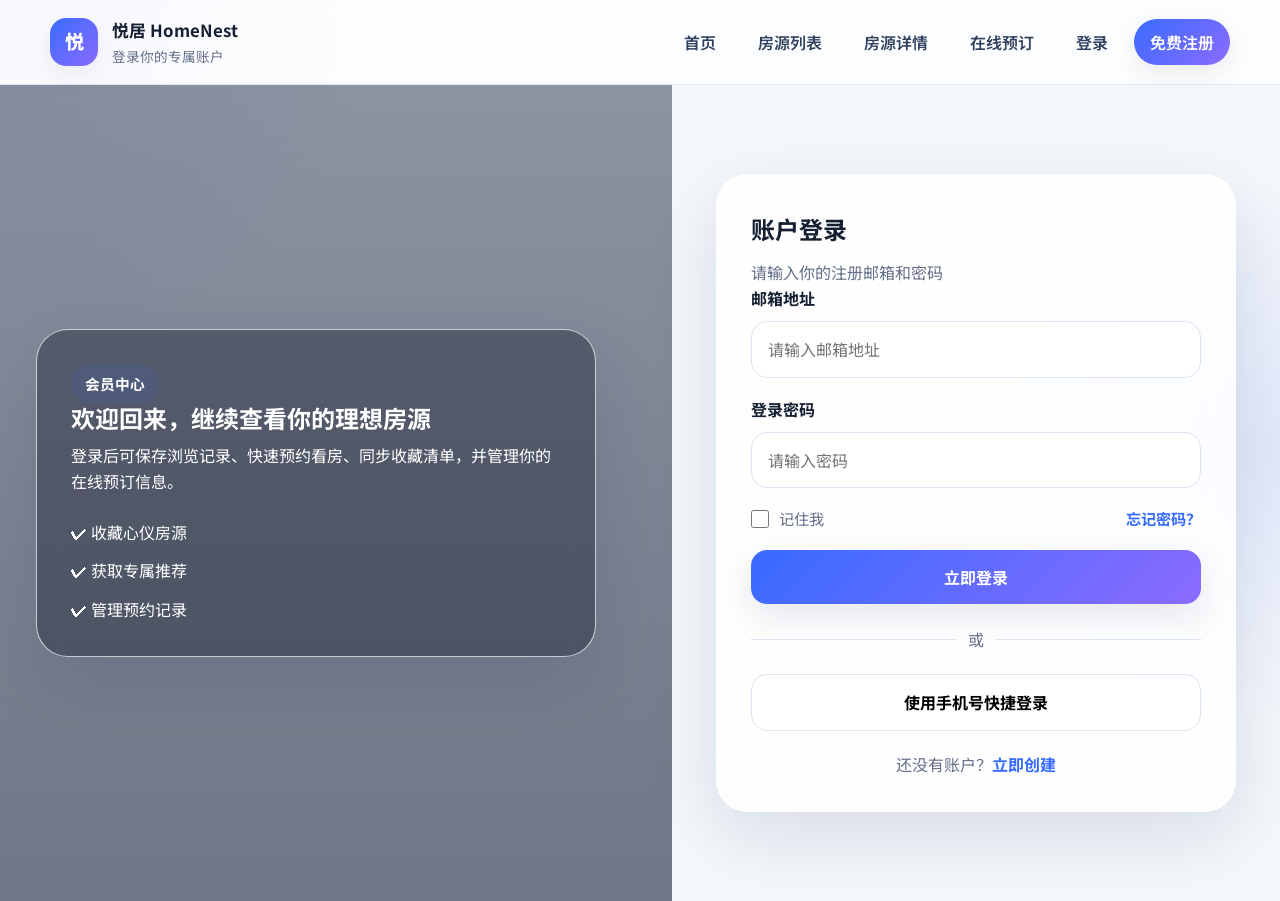
<file: login.html>
<!doctype html>
<html lang="zh-CN">
  <head>
    <meta charset="UTF-8" />
    <meta name="viewport" content="width=device-width, initial-scale=1.0" />
    <title>登录 | 悦居 HomeNest</title>
    <link rel="preconnect" href="https://fonts.googleapis.com" />
    <link rel="preconnect" href="https://fonts.gstatic.com" crossorigin />
    <link
      href="https://fonts.googleapis.com/css2?family=Noto+Sans+SC:wght@400;500;600;700;800&display=swap"
      rel="stylesheet"
    />
    <link rel="stylesheet" href="style.css" />
  </head>
  <body>
    <header class="site-header">
      <div class="container header-inner">
        <a class="brand" href="index.html">
          <span class="brand-mark">悦</span>
          <div>
            <strong>悦居 HomeNest</strong>
            <span>登录你的专属账户</span>
          </div>
        </a>
        <button class="menu-toggle" id="menuToggle" aria-label="打开菜单">☰</button>
        <nav class="main-nav" id="mainNav">
          <a href="index.html">首页</a>
          <a href="catalog.html">房源列表</a>
          <a href="details.html">房源详情</a>
          <a href="booking.html">在线预订</a>
          <a href="login.html">登录</a>
          <a href="register.html" class="nav-cta">免费注册</a>
        </nav>
      </div>
    </header>

    <main class="auth-page-shell">
      <section class="auth-visual-panel">
        <div class="auth-visual-content">
          <span class="section-kicker">会员中心</span>
          <h1>欢迎回来，继续查看你的理想房源</h1>
          <p>登录后可保存浏览记录、快速预约看房、同步收藏清单，并管理你的在线预订信息。</p>

          <div class="auth-benefit-list">
            <div>✔ 收藏心仪房源</div>
            <div>✔ 获取专属推荐</div>
            <div>✔ 管理预约记录</div>
          </div>
        </div>
      </section>

      <section class="auth-form-panel">
        <div class="auth-card-pro">
          <div class="auth-card-header">
            <h2>账户登录</h2>
            <p>请输入你的注册邮箱和密码</p>
          </div>

          <form class="auth-form-pro">
            <div class="input-group">
              <label for="loginEmail">邮箱地址</label>
              <input id="loginEmail" type="email" placeholder="请输入邮箱地址" required />
            </div>
            <div class="input-group">
              <label for="loginPassword">登录密码</label>
              <input id="loginPassword" type="password" placeholder="请输入密码" required />
            </div>

            <div class="auth-row-between">
              <label class="checkbox-line">
                <input type="checkbox" /> 记住我
              </label>
              <a href="#">忘记密码？</a>
            </div>

            <button class="btn btn-primary full-width" type="submit">立即登录</button>
          </form>

          <div class="auth-divider"><span>或</span></div>

          <button class="social-btn" type="button">使用手机号快捷登录</button>

          <p class="auth-switch-text">
            还没有账户？<a href="register.html">立即创建</a>
          </p>
        </div>
      </section>
    </main>

    <script>
      const menuToggle = document.getElementById("menuToggle");
      const mainNav = document.getElementById("mainNav");
      menuToggle.addEventListener("click", () => mainNav.classList.toggle("active"));
    </script>
  </body>
</html>
</file>
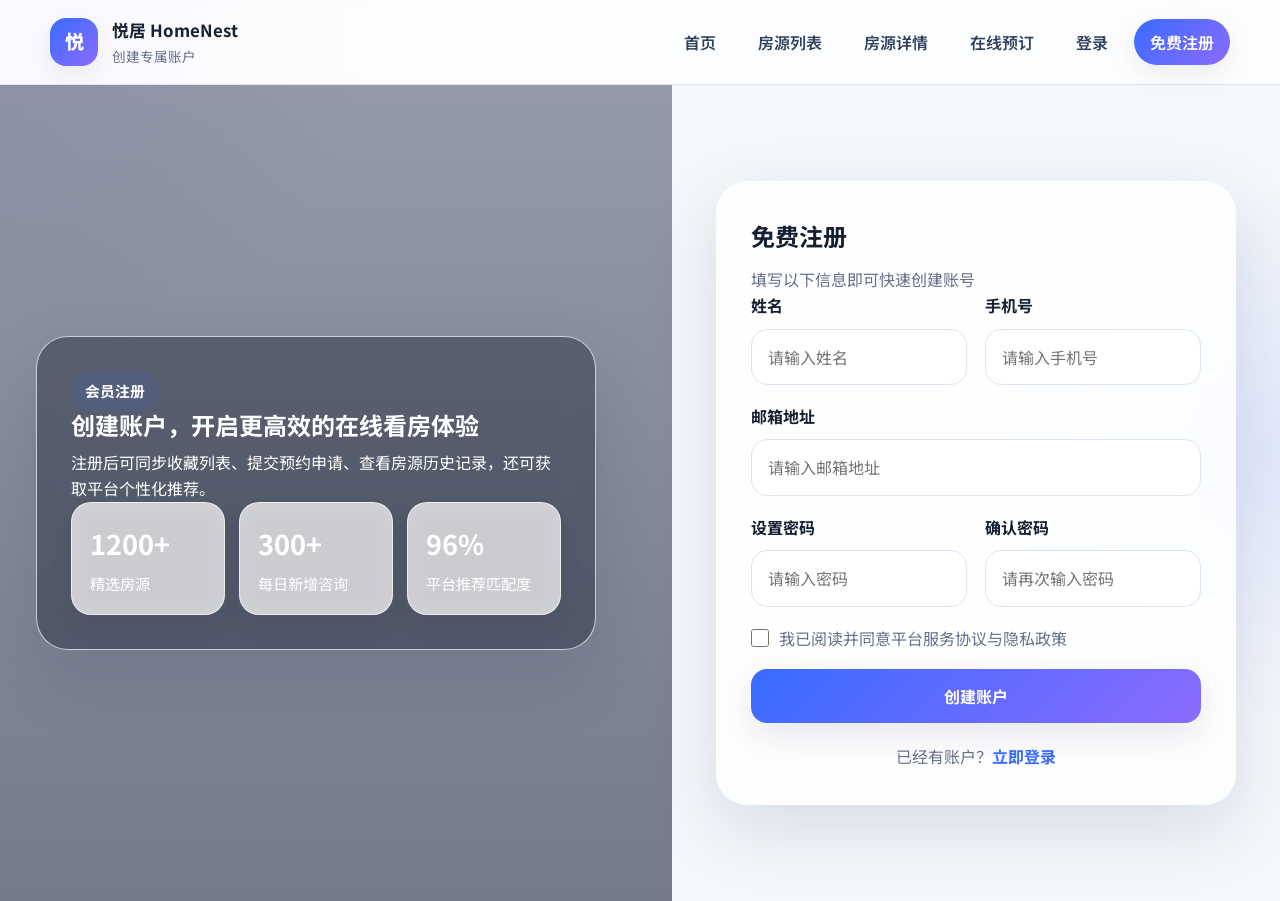
<file: register.html>
<!doctype html>
<html lang="zh-CN">
  <head>
    <meta charset="UTF-8" />
    <meta name="viewport" content="width=device-width, initial-scale=1.0" />
    <title>注册 | 悦居 HomeNest</title>
    <link rel="preconnect" href="https://fonts.googleapis.com" />
    <link rel="preconnect" href="https://fonts.gstatic.com" crossorigin />
    <link
      href="https://fonts.googleapis.com/css2?family=Noto+Sans+SC:wght@400;500;600;700;800&display=swap"
      rel="stylesheet"
    />
    <link rel="stylesheet" href="style.css" />
  </head>
  <body>
    <header class="site-header">
      <div class="container header-inner">
        <a class="brand" href="index.html">
          <span class="brand-mark">悦</span>
          <div>
            <strong>悦居 HomeNest</strong>
            <span>创建专属账户</span>
          </div>
        </a>
        <button class="menu-toggle" id="menuToggle" aria-label="打开菜单">☰</button>
        <nav class="main-nav" id="mainNav">
          <a href="index.html">首页</a>
          <a href="catalog.html">房源列表</a>
          <a href="details.html">房源详情</a>
          <a href="booking.html">在线预订</a>
          <a href="login.html">登录</a>
          <a href="register.html" class="nav-cta">免费注册</a>
        </nav>
      </div>
    </header>

    <main class="auth-page-shell register-layout">
      <section class="auth-visual-panel auth-visual-alt">
        <div class="auth-visual-content">
          <span class="section-kicker">会员注册</span>
          <h1>创建账户，开启更高效的在线看房体验</h1>
          <p>注册后可同步收藏列表、提交预约申请、查看房源历史记录，还可获取平台个性化推荐。</p>

          <div class="stats-box-grid">
            <div><strong>1200+</strong><span>精选房源</span></div>
            <div><strong>300+</strong><span>每日新增咨询</span></div>
            <div><strong>96%</strong><span>平台推荐匹配度</span></div>
          </div>
        </div>
      </section>

      <section class="auth-form-panel">
        <div class="auth-card-pro">
          <div class="auth-card-header">
            <h2>免费注册</h2>
            <p>填写以下信息即可快速创建账号</p>
          </div>

          <form class="auth-form-pro auth-form-2col">
            <div class="input-group">
              <label for="registerName">姓名</label>
              <input id="registerName" type="text" placeholder="请输入姓名" required />
            </div>
            <div class="input-group">
              <label for="registerPhone">手机号</label>
              <input id="registerPhone" type="tel" placeholder="请输入手机号" required />
            </div>
            <div class="input-group full-grid">
              <label for="registerEmail">邮箱地址</label>
              <input id="registerEmail" type="email" placeholder="请输入邮箱地址" required />
            </div>
            <div class="input-group">
              <label for="registerPassword">设置密码</label>
              <input id="registerPassword" type="password" placeholder="请输入密码" required />
            </div>
            <div class="input-group">
              <label for="registerConfirm">确认密码</label>
              <input id="registerConfirm" type="password" placeholder="请再次输入密码" required />
            </div>

            <label class="checkbox-line full-grid">
              <input type="checkbox" required /> 我已阅读并同意平台服务协议与隐私政策
            </label>

            <button class="btn btn-primary full-width full-grid" type="submit">创建账户</button>
          </form>

          <p class="auth-switch-text">已经有账户？<a href="login.html">立即登录</a></p>
        </div>
      </section>
    </main>

    <script>
      const menuToggle = document.getElementById("menuToggle");
      const mainNav = document.getElementById("mainNav");
      menuToggle.addEventListener("click", () => mainNav.classList.toggle("active"));
    </script>
  </body>
</html>
</file>
<file: style.css>
:root {
  --bg: #f4f7fb;
  --bg-soft: #eef3ff;
  --surface: rgba(255, 255, 255, 0.8);
  --white: #ffffff;
  --text: #162033;
  --muted: #657089;
  --line: #dbe4f2;
  --primary: #386bff;
  --primary-dark: #2854d6;
  --accent: #8c6bff;
  --shadow-lg: 0 24px 70px rgba(20, 32, 70, 0.12);
  --shadow-md: 0 12px 35px rgba(20, 32, 70, 0.1);
  --shadow-sm: 0 8px 24px rgba(20, 32, 70, 0.08);
  --radius-xl: 32px;
  --radius-lg: 24px;
  --radius-md: 18px;
  --radius-sm: 14px;
  --container: min(1180px, calc(100% - 32px));
}

* {
  box-sizing: border-box;
  margin: 0;
  padding: 0;
}

html {
  scroll-behavior: smooth;
}

body {
  font-family: "Noto Sans SC", Arial, sans-serif;
  background:
    radial-gradient(circle at top left, rgba(140, 107, 255, 0.12), transparent 24%),
    radial-gradient(circle at right center, rgba(56, 107, 255, 0.1), transparent 20%),
    var(--bg);
  color: var(--text);
  line-height: 1.65;
}

img {
  display: block;
  width: 100%;
}

a {
  color: inherit;
  text-decoration: none;
}

button,
input,
select,
textarea {
  font: inherit;
}

.container {
  width: var(--container);
  margin: 0 auto;
}

.site-header {
  position: sticky;
  top: 0;
  z-index: 1000;
  backdrop-filter: blur(16px);
  background: rgba(255, 255, 255, 0.72);
  border-bottom: 1px solid rgba(219, 228, 242, 0.9);
}

.header-inner {
  min-height: 84px;
  display: flex;
  align-items: center;
  justify-content: space-between;
  gap: 20px;
}

.brand {
  display: flex;
  align-items: center;
  gap: 14px;
}

.brand-mark {
  width: 48px;
  height: 48px;
  border-radius: 16px;
  display: grid;
  place-items: center;
  font-size: 1.2rem;
  font-weight: 800;
  color: #fff;
  background: linear-gradient(135deg, var(--primary), var(--accent));
  box-shadow: var(--shadow-sm);
}

.brand strong {
  display: block;
  font-size: 1.05rem;
}

.brand span:last-child {
  display: block;
  color: var(--muted);
  font-size: 0.85rem;
}

.main-nav {
  display: flex;
  align-items: center;
  gap: 10px;
  flex-wrap: wrap;
}

.main-nav a {
  padding: 10px 16px;
  border-radius: 999px;
  color: #30405f;
  font-weight: 600;
  transition: 0.25s ease;
}

.main-nav a:hover,
.main-nav a.active {
  background: rgba(56, 107, 255, 0.09);
  color: var(--primary);
}

.main-nav .nav-cta {
  background: linear-gradient(135deg, var(--primary), var(--accent));
  color: #fff;
  box-shadow: var(--shadow-sm);
}

.main-nav .nav-cta:hover {
  color: #fff;
  opacity: 0.92;
}

.menu-toggle {
  display: none;
  width: 46px;
  height: 46px;
  border: none;
  border-radius: 14px;
  background: linear-gradient(135deg, var(--primary), var(--accent));
  color: #fff;
  font-size: 1.2rem;
  cursor: pointer;
}

.hero-section {
  padding: 56px 0 42px;
}

.hero-grid {
  display: grid;
  grid-template-columns: 1.08fr 0.92fr;
  gap: 32px;
  align-items: center;
}

.hero-copy h1,
.page-hero-inner h1,
.section-heading h2,
.cta-box h2,
.auth-visual-content h1 {
  line-height: 1.16;
}

.hero-copy h1 {
  font-size: clamp(2.5rem, 6vw, 4.5rem);
  margin: 14px 0 18px;
  max-width: 12ch;
}

.hero-copy p {
  max-width: 650px;
  color: var(--muted);
  font-size: 1.05rem;
}

.eyebrow,
.section-kicker {
  display: inline-flex;
  align-items: center;
  gap: 8px;
  padding: 8px 14px;
  border-radius: 999px;
  background: rgba(56, 107, 255, 0.1);
  color: var(--primary);
  font-size: 0.92rem;
  font-weight: 700;
}

.hero-actions,
.filter-actions,
.listing-actions {
  display: flex;
  gap: 14px;
  flex-wrap: wrap;
}

.hero-actions {
  margin: 28px 0 34px;
}

.btn {
  display: inline-flex;
  justify-content: center;
  align-items: center;
  gap: 8px;
  border: none;
  border-radius: 16px;
  padding: 14px 24px;
  font-weight: 700;
  cursor: pointer;
  transition: transform 0.25s ease, box-shadow 0.25s ease, background 0.25s ease;
}

.btn:hover {
  transform: translateY(-2px);
}

.btn-primary {
  background: linear-gradient(135deg, var(--primary), var(--accent));
  color: #fff;
  box-shadow: var(--shadow-md);
}

.btn-secondary {
  background: rgba(255, 255, 255, 0.8);
  color: var(--text);
  border: 1px solid var(--line);
}

.full-width {
  width: 100%;
}

.hero-metrics,
.stats-box-grid {
  display: grid;
  grid-template-columns: repeat(3, 1fr);
  gap: 14px;
}

.hero-metrics div,
.stats-box-grid div {
  background: rgba(255, 255, 255, 0.74);
  backdrop-filter: blur(10px);
  border: 1px solid rgba(255, 255, 255, 0.65);
  border-radius: 20px;
  padding: 18px;
  box-shadow: var(--shadow-sm);
}

.hero-metrics strong,
.stats-box-grid strong {
  display: block;
  font-size: 1.7rem;
  margin-bottom: 4px;
}

.hero-metrics span,
.stats-box-grid span {
  color: var(--muted);
  font-size: 0.95rem;
}

.hero-panel {
  display: flex;
  flex-direction: column;
  gap: 18px;
}

.floating-card,
.mini-card,
.feature-card,
.listing-card,
.process-card,
.testimonial-card,
.cta-box,
.filter-panel,
.detail-info-card,
.sidebar-card,
.spec-card,
.auth-card-pro,
.auth-visual-content,
.faq-list details,
.spotlight-card {
  background: rgba(255, 255, 255, 0.84);
  backdrop-filter: blur(12px);
  border: 1px solid rgba(255, 255, 255, 0.7);
  box-shadow: var(--shadow-lg);
}

.spotlight-card,
.listing-card,
.feature-card,
.process-card,
.testimonial-card,
.filter-panel,
.detail-info-card,
.sidebar-card,
.auth-card-pro,
.auth-visual-content,
.faq-list details,
.cta-box {
  border-radius: var(--radius-xl);
}

.spotlight-card {
  overflow: hidden;
}

.spotlight-card img {
  height: 340px;
  object-fit: cover;
}

.card-tag,
.pill {
  display: inline-flex;
  align-items: center;
  justify-content: center;
  background: rgba(56, 107, 255, 0.1);
  color: var(--primary);
  font-weight: 700;
  font-size: 0.88rem;
  padding: 8px 12px;
  border-radius: 999px;
}

.spotlight-content {
  padding: 24px;
}

.spotlight-content h2 {
  font-size: 1.7rem;
  margin: 14px 0 8px;
}

.spotlight-content p,
.section-heading p,
.feature-card p,
.process-card p,
.testimonial-card p,
.faq-list p,
.cta-box p,
.auth-card-header p,
.auth-visual-content p,
.listing-body p,
.page-hero-inner p,
.footer-grid p,
.footer-grid span {
  color: var(--muted);
}

.spotlight-meta,
.listing-bottom,
.listing-top,
.detail-header-row,
.sidebar-line,
.auth-row-between {
  display: flex;
  align-items: center;
  justify-content: space-between;
  gap: 14px;
}

.spotlight-meta {
  margin-top: 20px;
}

.spotlight-meta span,
.listing-bottom strong,
.price-box strong {
  font-size: 1.25rem;
  font-weight: 800;
  color: var(--text);
}

.spotlight-meta a,
.listing-bottom a,
.ghost-link,
.auth-row-between a,
.auth-switch-text a,
.footer-grid a {
  color: var(--primary);
  font-weight: 700;
}

.floating-mini-grid,
.feature-grid,
.testimonial-grid,
.about-grid,
.contact-grid,
.amenity-grid,
.quick-specs,
.surrounding-grid {
  display: grid;
  gap: 18px;
}

.floating-mini-grid,
.quick-specs,
.surrounding-grid {
  grid-template-columns: repeat(2, 1fr);
}

.mini-card,
.feature-card,
.process-card,
.testimonial-card,
.spec-card,
.amenity-item,
.surrounding-grid article {
  padding: 22px;
  border-radius: 22px;
}

.trusted-strip {
  padding: 10px 0 34px;
}

.trusted-inner {
  display: flex;
  gap: 24px;
  flex-wrap: wrap;
  align-items: center;
  justify-content: center;
  padding: 20px 24px;
  border-radius: 999px;
  background: rgba(255, 255, 255, 0.68);
  border: 1px solid rgba(255, 255, 255, 0.7);
  box-shadow: var(--shadow-sm);
  color: var(--muted);
}

.trusted-inner strong {
  color: var(--text);
}

.section {
  padding: 92px 0;
}

.section-muted {
  background: linear-gradient(180deg, rgba(255, 255, 255, 0.18), rgba(238, 243, 255, 0.72));
}

.section-dark {
  background:
    radial-gradient(circle at top right, rgba(140, 107, 255, 0.28), transparent 22%),
    linear-gradient(135deg, #111c34, #182a52 50%, #22386d);
}

.section-heading {
  max-width: 780px;
  margin-bottom: 34px;
}

.section-heading.center,
.section-heading.light {
  margin-left: auto;
  margin-right: auto;
  text-align: center;
}

.section-heading h2 {
  font-size: clamp(2rem, 4vw, 3.2rem);
  margin: 16px 0 14px;
}

.light h2,
.light p,
.light .section-kicker {
  color: #fff;
}

.light .section-kicker {
  background: rgba(255, 255, 255, 0.12);
}

.feature-grid,
.testimonial-grid {
  grid-template-columns: repeat(4, 1fr);
}

.feature-icon {
  width: 54px;
  height: 54px;
  border-radius: 16px;
  display: grid;
  place-items: center;
  background: rgba(56, 107, 255, 0.12);
  color: var(--primary);
  font-weight: 800;
  margin-bottom: 16px;
}

.feature-card h3,
.process-card h3,
.testimonial-card strong,
.listing-body h3,
.cta-box h2,
.auth-card-header h2,
.auth-visual-content h1,
.detail-info-card h2,
.content-section h3 {
  margin-bottom: 10px;
}

.listing-grid {
  display: grid;
  grid-template-columns: repeat(3, 1fr);
  gap: 24px;
}

.compact-grid {
  margin-top: 24px;
}

.listing-card {
  overflow: hidden;
}

.listing-card img {
  height: 245px;
  object-fit: cover;
}

.listing-body {
  padding: 22px;
}

.listing-top {
  margin-bottom: 14px;
}

.rating {
  color: #f59e0b;
  font-weight: 700;
}

.listing-meta-inline {
  display: flex;
  gap: 10px;
  flex-wrap: wrap;
  margin: 14px 0 18px;
}

.listing-meta-inline span,
.chip,
.amenity-item {
  background: rgba(56, 107, 255, 0.08);
  color: #2d4aa2;
  border-radius: 999px;
  padding: 8px 12px;
  font-size: 0.92rem;
  font-weight: 600;
}

.ghost-link {
  background: rgba(56, 107, 255, 0.08);
  padding: 10px 16px;
  border-radius: 999px;
}

.process-layout,
.faq-layout {
  display: grid;
  gap: 30px;
}

.process-list {
  display: grid;
  grid-template-columns: repeat(3, 1fr);
  gap: 22px;
}

.process-card span {
  display: inline-flex;
  width: 48px;
  height: 48px;
  border-radius: 14px;
  align-items: center;
  justify-content: center;
  background: linear-gradient(135deg, var(--primary), var(--accent));
  color: #fff;
  font-weight: 800;
  margin-bottom: 18px;
}

.testimonial-shell {
  display: grid;
  gap: 28px;
}

.testimonial-card {
  color: #fff;
  background: rgba(255, 255, 255, 0.08);
  border: 1px solid rgba(255, 255, 255, 0.12);
}

.testimonial-card p,
.testimonial-card strong {
  color: #fff;
}

.faq-list {
  display: grid;
  gap: 16px;
}

.faq-list details {
  padding: 24px 26px;
}

.faq-list summary {
  cursor: pointer;
  list-style: none;
  font-weight: 700;
  padding-right: 16px;
}

.faq-list summary::-webkit-details-marker {
  display: none;
}

.faq-list p {
  margin-top: 14px;
}

.cta-box {
  display: flex;
  align-items: center;
  justify-content: space-between;
  gap: 30px;
  padding: 34px;
}

.site-footer {
  background: #11192d;
  color: #fff;
  padding-top: 52px;
}

.footer-grid {
  display: grid;
  grid-template-columns: 1.4fr 1fr 1fr;
  gap: 24px;
}

.footer-grid h3,
.footer-grid h4 {
  margin-bottom: 14px;
}

.footer-grid a,
.footer-grid span {
  display: block;
  margin-bottom: 10px;
  color: rgba(255, 255, 255, 0.78);
}

.footer-bottom {
  padding: 22px 0;
  margin-top: 26px;
  border-top: 1px solid rgba(255, 255, 255, 0.08);
  color: rgba(255, 255, 255, 0.66);
  text-align: center;
}

.page-hero {
  padding: 70px 0 42px;
}

.page-hero-soft {
  background: linear-gradient(180deg, rgba(255, 255, 255, 0.5), rgba(238, 243, 255, 0.7));
}

.page-hero-dark {
  background:
    linear-gradient(rgba(10, 20, 40, 0.58), rgba(10, 20, 40, 0.72)),
    url("https://images.unsplash.com/photo-1502672023488-70e25813eb80?auto=format&fit=crop&w=1600&q=80") center/cover no-repeat;
  color: #fff;
}

.page-hero-inner {
  max-width: 760px;
}

.page-hero-inner h1 {
  font-size: clamp(2.2rem, 5vw, 3.8rem);
  margin: 16px 0 12px;
}

.filter-section {
  padding-top: 18px;
  padding-bottom: 24px;
}

.filter-panel {
  padding: 28px;
}

.filter-grid,
.auth-form-2col {
  display: grid;
  grid-template-columns: repeat(2, 1fr);
  gap: 18px;
}

.filter-group,
.input-group {
  display: flex;
  flex-direction: column;
  gap: 10px;
}

.filter-group label,
.input-group label {
  font-weight: 700;
}

.filter-group input,
.filter-group select,
.input-group input,
.input-group textarea {
  width: 100%;
  border: 1px solid var(--line);
  background: rgba(255, 255, 255, 0.9);
  border-radius: 16px;
  padding: 14px 16px;
  outline: none;
  transition: 0.2s ease;
}

.filter-group input:focus,
.filter-group select:focus,
.input-group input:focus,
.input-group textarea:focus {
  border-color: var(--primary);
  box-shadow: 0 0 0 4px rgba(56, 107, 255, 0.12);
}

.filter-actions {
  align-items: center;
  justify-content: space-between;
  margin-top: 20px;
}

.filter-actions p {
  color: var(--muted);
  font-weight: 600;
}

.detail-page-section {
  padding-top: 30px;
}

.detail-layout {
  display: grid;
  grid-template-columns: 1.4fr 0.74fr;
  gap: 28px;
  align-items: start;
}

.detail-main {
  display: grid;
  gap: 24px;
}

.detail-gallery,
.thumb-button {
  border-radius: var(--radius-xl);
}

.detail-gallery {
  background: rgba(255, 255, 255, 0.74);
  padding: 18px;
  box-shadow: var(--shadow-lg);
  border: 1px solid rgba(255, 255, 255, 0.68);
}

.detail-main-image {
  height: 460px;
  object-fit: cover;
  border-radius: 24px;
}

.thumb-grid {
  margin-top: 16px;
  display: grid;
  grid-template-columns: repeat(4, 1fr);
  gap: 12px;
}

.thumb-button {
  padding: 0;
  border: 2px solid transparent;
  overflow: hidden;
  cursor: pointer;
  background: transparent;
}

.thumb-button img {
  height: 90px;
  object-fit: cover;
}

.thumb-button.active {
  border-color: var(--primary);
}

.detail-info-card {
  padding: 28px;
}

.price-box {
  min-width: 180px;
  background: rgba(56, 107, 255, 0.08);
  padding: 18px;
  border-radius: 20px;
}

.price-box span,
.sidebar-note {
  color: var(--muted);
  font-size: 0.92rem;
}

.content-section + .content-section {
  margin-top: 28px;
}

.chips {
  display: flex;
  gap: 10px;
  flex-wrap: wrap;
}

.amenity-grid {
  grid-template-columns: repeat(4, 1fr);
}

.amenity-item {
  border-radius: 16px;
  text-align: center;
}

.detail-sidebar .sticky-card {
  position: sticky;
  top: 108px;
  padding: 26px;
}

.sidebar-line {
  padding: 12px 0;
  color: var(--muted);
}

.sidebar-line strong {
  color: var(--text);
}

.sidebar-divider {
  height: 1px;
  background: var(--line);
  margin: 10px 0 18px;
}

.auth-page-shell {
  min-height: calc(100vh - 84px);
  display: grid;
  grid-template-columns: 1.05fr 0.95fr;
}

.auth-visual-panel {
  padding: 36px;
  display: grid;
  align-items: center;
  background:
    linear-gradient(rgba(15, 25, 50, 0.45), rgba(15, 25, 50, 0.58)),
    url("https://images.unsplash.com/photo-1505693416388-ac5ce068fe85?auto=format&fit=crop&w=1600&q=80") center/cover no-repeat;
}

.auth-visual-alt {
  background:
    linear-gradient(rgba(15, 25, 50, 0.42), rgba(15, 25, 50, 0.56)),
    url("https://images.unsplash.com/photo-1494526585095-c41746248156?auto=format&fit=crop&w=1600&q=80") center/cover no-repeat;
}

.auth-visual-content {
  max-width: 560px;
  color: #fff;
  padding: 34px;
  background: rgba(10, 18, 36, 0.38);
}

.auth-visual-content p,
.auth-benefit-list div,
.auth-visual-content .section-kicker,
.auth-visual-content h1,
.auth-visual-content strong,
.auth-visual-content span {
  color: #fff;
}

.auth-benefit-list {
  display: grid;
  gap: 12px;
  margin-top: 24px;
}

.auth-form-panel {
  display: grid;
  place-items: center;
  padding: 30px;
}

.auth-card-pro {
  width: min(100%, 520px);
  padding: 34px;
}

.auth-form-pro {
  display: grid;
  gap: 18px;
}

.auth-row-between {
  font-size: 0.95rem;
}

.checkbox-line {
  display: inline-flex;
  gap: 10px;
  align-items: center;
  color: var(--muted);
}

.checkbox-line input {
  width: 18px;
  height: 18px;
}

.auth-divider {
  display: flex;
  align-items: center;
  text-align: center;
  gap: 12px;
  color: var(--muted);
  margin: 22px 0;
}

.auth-divider::before,
.auth-divider::after {
  content: "";
  flex: 1;
  height: 1px;
  background: var(--line);
}

.social-btn {
  width: 100%;
  padding: 14px 16px;
  border: 1px solid var(--line);
  border-radius: 16px;
  background: #fff;
  cursor: pointer;
  font-weight: 700;
}

.auth-switch-text {
  text-align: center;
  color: var(--muted);
  margin-top: 20px;
}

.full-grid {
  grid-column: 1 / -1;
}

@media (max-width: 1180px) {
  .feature-grid,
  .testimonial-grid,
  .listing-grid,
  .amenity-grid {
    grid-template-columns: repeat(2, 1fr);
  }

  .hero-grid,
  .detail-layout,
  .auth-page-shell,
  .cta-box,
  .footer-grid {
    grid-template-columns: 1fr;
  }

  .detail-sidebar .sticky-card {
    position: static;
  }
}

@media (max-width: 900px) {
  .main-nav {
    position: absolute;
    left: 16px;
    right: 16px;
    top: 84px;
    display: none;
    flex-direction: column;
    align-items: stretch;
    background: rgba(255, 255, 255, 0.96);
    border: 1px solid rgba(219, 228, 242, 0.9);
    padding: 18px;
    border-radius: 24px;
    box-shadow: var(--shadow-md);
  }

  .main-nav.active {
    display: flex;
  }

  .menu-toggle {
    display: inline-grid;
    place-items: center;
  }

  .hero-metrics,
  .feature-grid,
  .process-list,
  .testimonial-grid,
  .filter-grid,
  .floating-mini-grid,
  .quick-specs,
  .surrounding-grid,
  .thumb-grid,
  .footer-grid,
  .stats-box-grid,
  .auth-form-2col {
    grid-template-columns: 1fr;
  }

  .hero-copy h1,
  .page-hero-inner h1,
  .section-heading h2,
  .auth-visual-content h1 {
    max-width: none;
  }
}

@media (max-width: 640px) {
  .container {
    width: min(100% - 20px, 1180px);
  }

  .header-inner {
    min-height: 74px;
  }

  .site-header {
    backdrop-filter: blur(10px);
  }

  .hero-section,
  .section,
  .page-hero {
    padding-top: 34px;
    padding-bottom: 34px;
  }

  .spotlight-card img,
  .listing-card img,
  .detail-main-image {
    height: 220px;
  }

  .listing-bottom,
  .detail-header-row,
  .filter-actions,
  .spotlight-meta,
  .auth-row-between,
  .cta-box {
    flex-direction: column;
    align-items: flex-start;
  }

  .auth-form-panel,
  .auth-visual-panel {
    padding: 20px;
  }

  .auth-card-pro,
  .detail-info-card,
  .filter-panel,
  .cta-box,
  .auth-visual-content {
    padding: 22px;
  }

  .brand span:last-child {
    display: none;
  }
}
</file>
